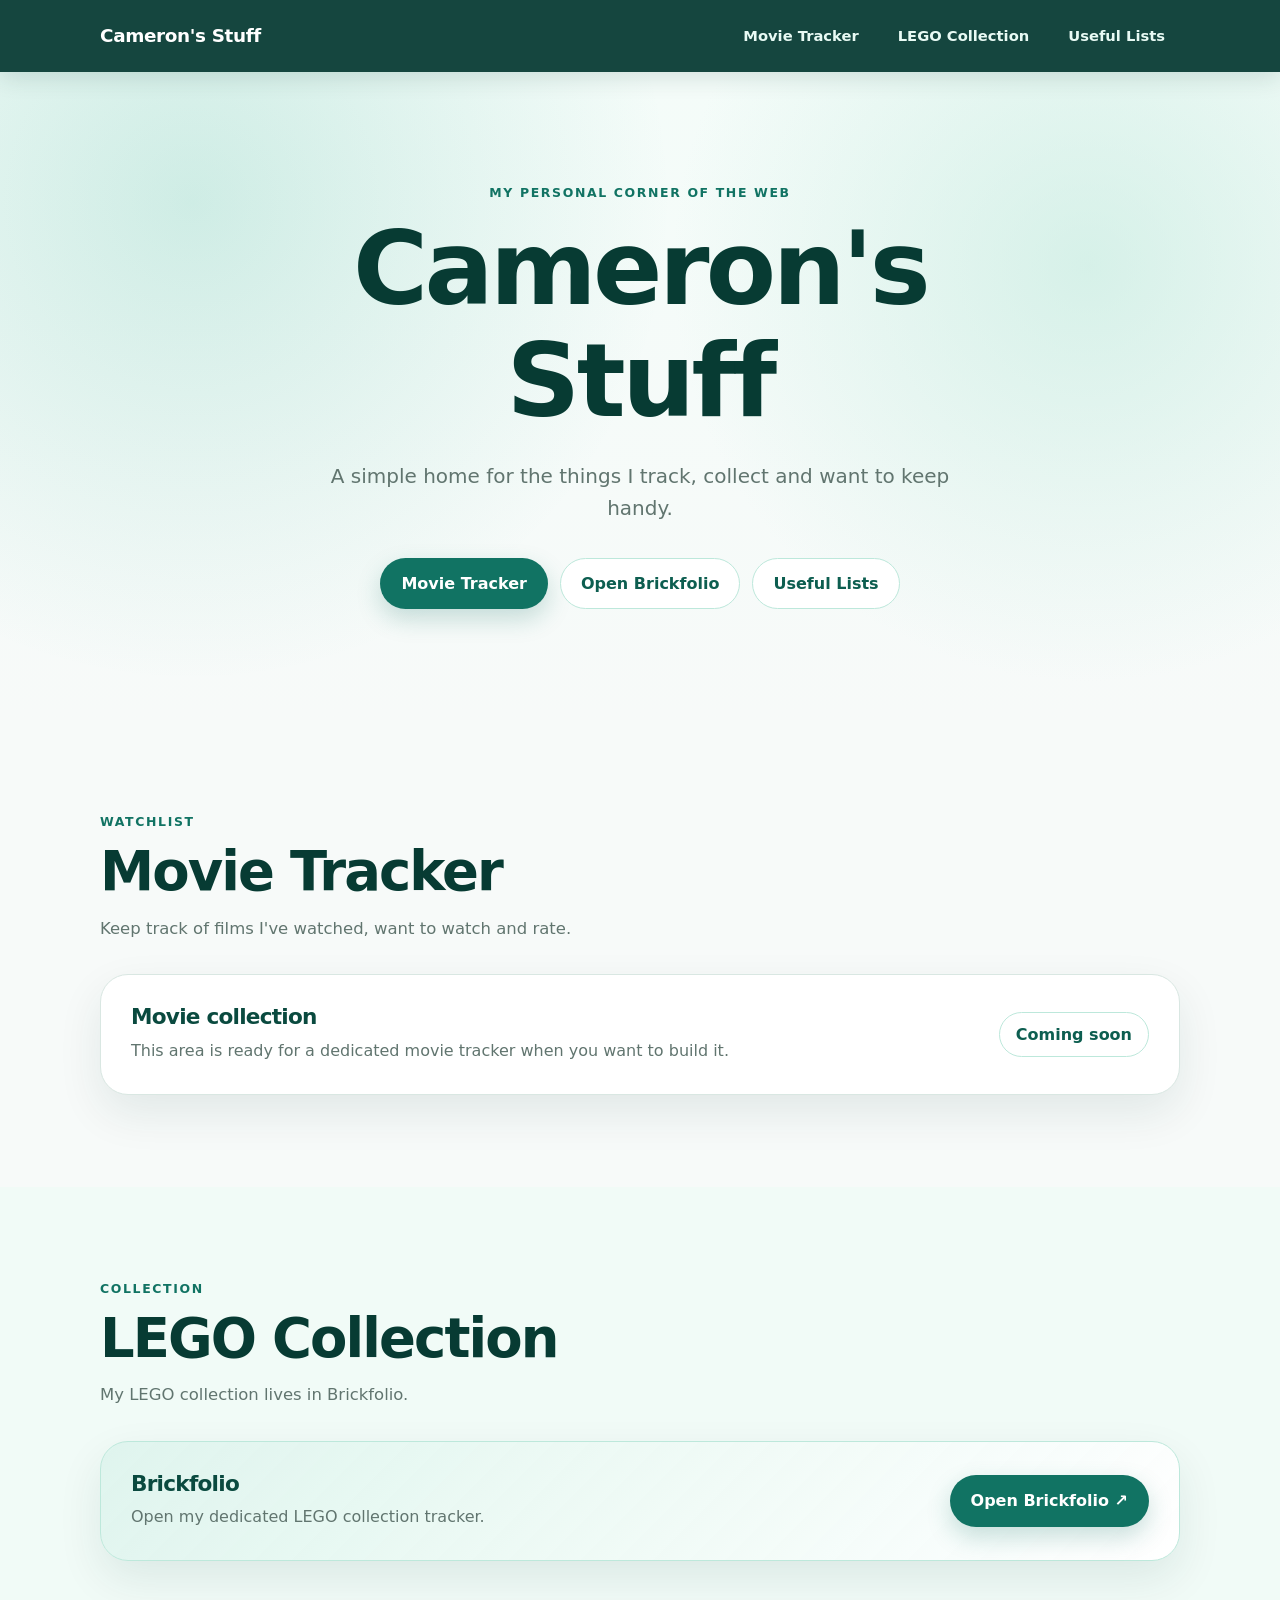
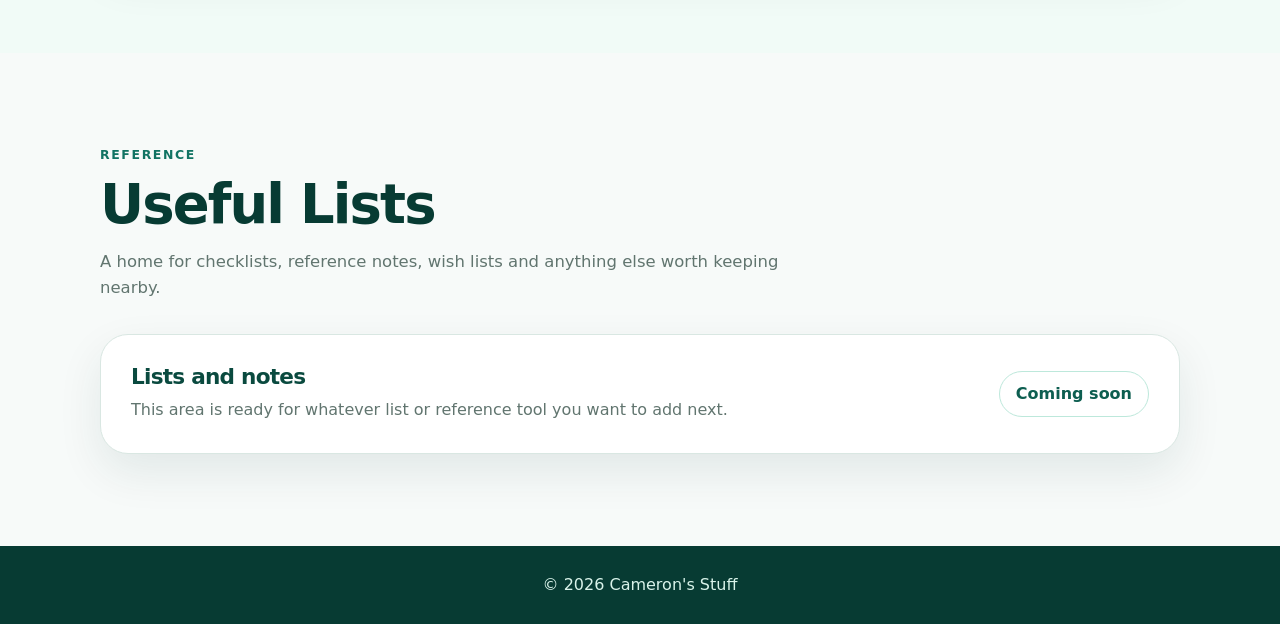
<file: index.html>
<!DOCTYPE html>
<html lang="en">
<head>
  <meta charset="UTF-8">
  <meta name="viewport" content="width=device-width, initial-scale=1.0">
  <meta name="description" content="Cameron's Stuff - movies, LEGO and useful lists.">
  <title>Cameron's Stuff</title>
  <link rel="stylesheet" href="style.css">
</head>
<body>
  <header class="site-header">
    <div class="nav-container">
      <a class="site-title" href="#home">Cameron's Stuff</a>
      <nav aria-label="Main navigation">
        <ul class="nav-links">
          <li><a href="movies">Movie Tracker</a></li>
          <li><a href="https://brickfolio-cameron.comtek-syste-2028.chatgpt.site/" target="_blank" rel="noopener noreferrer">LEGO Collection</a></li>
          <li><a href="#lists">Useful Lists</a></li>
        </ul>
      </nav>
    </div>
  </header>

  <main>
    <section id="home" class="hero">
      <div class="hero-inner">
        <p class="eyebrow">My personal corner of the web</p>
        <h1>Cameron's Stuff</h1>
        <p class="hero-copy">A simple home for the things I track, collect and want to keep handy.</p>
        <div class="hero-actions">
          <a class="button button-primary" href="movies">Movie Tracker</a>
          <a class="button button-secondary" href="https://brickfolio-cameron.comtek-syste-2028.chatgpt.site/" target="_blank" rel="noopener noreferrer">Open Brickfolio</a>
          <a class="button button-secondary" href="#lists">Useful Lists</a>
        </div>
      </div>
    </section>

    <section id="movies" class="section">
      <div class="content">
        <div class="section-heading">
          <p class="section-kicker">Watchlist</p>
          <h2>Movie Tracker</h2>
          <p>Keep track of films I've watched, want to watch and rate.</p>
        </div>
        <div class="feature-card">
          <div>
            <h3>Movie collection</h3>
            <p>This area is ready for a dedicated movie tracker when you want to build it.</p>
          </div>
          <a class="button button-small" href="#movies">Coming soon</a>
        </div>
      </div>
    </section>

    <section id="lego" class="section section-tint">
      <div class="content">
        <div class="section-heading">
          <p class="section-kicker">Collection</p>
          <h2>LEGO Collection</h2>
          <p>My LEGO collection lives in Brickfolio.</p>
        </div>
        <div class="feature-card feature-card-highlight">
          <div>
            <h3>Brickfolio</h3>
            <p>Open my dedicated LEGO collection tracker.</p>
          </div>
          <a class="button button-primary" href="https://brickfolio-cameron.comtek-syste-2028.chatgpt.site/" target="_blank" rel="noopener noreferrer">Open Brickfolio ↗</a>
        </div>
      </div>
    </section>

    <section id="lists" class="section">
      <div class="content">
        <div class="section-heading">
          <p class="section-kicker">Reference</p>
          <h2>Useful Lists</h2>
          <p>A home for checklists, reference notes, wish lists and anything else worth keeping nearby.</p>
        </div>
        <div class="feature-card">
          <div>
            <h3>Lists and notes</h3>
            <p>This area is ready for whatever list or reference tool you want to add next.</p>
          </div>
          <a class="button button-small" href="#lists">Coming soon</a>
        </div>
      </div>
    </section>
  </main>

  <footer>
    <p>&copy; <span id="year"></span> Cameron's Stuff</p>
  </footer>

  <script>
    document.getElementById("year").textContent = new Date().getFullYear();
  </script>
</body>
</html>
</file>
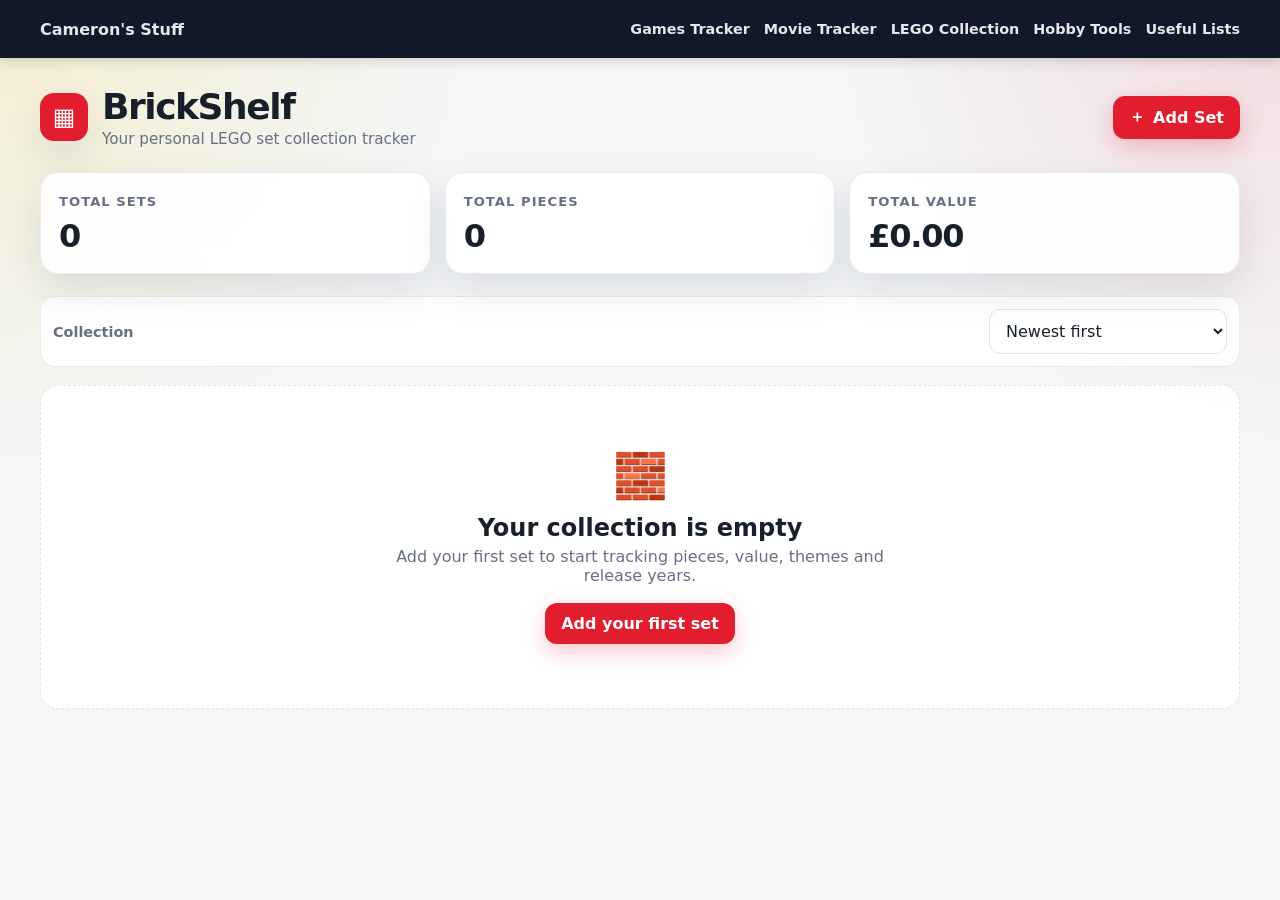
<file: lego/index.html>
<!DOCTYPE html>
<html lang="en">
<head>
  <meta charset="UTF-8" />
  <meta name="viewport" content="width=device-width, initial-scale=1.0" />
  <meta name="color-scheme" content="light dark" />
  <title>LEGO Collection | Cameron's Stuff</title>
  <style>
    :root {
      --bg: #f4f6f8;
      --surface: rgba(255,255,255,.92);
      --surface-solid: #fff;
      --text: #17202a;
      --muted: #667085;
      --line: #dfe4ea;
      --brand: #e11d2e;
      --brand-dark: #b81220;
      --accent: #f5c400;
      --danger: #b42318;
      --shadow: 0 16px 40px rgba(20, 29, 45, .10);
      --radius: 18px;
    }

    @media (prefers-color-scheme: dark) {
      :root {
        --bg: #11151b;
        --surface: rgba(26,32,41,.94);
        --surface-solid: #1a2029;
        --text: #f5f7fa;
        --muted: #aeb7c5;
        --line: #313946;
        --shadow: 0 18px 46px rgba(0,0,0,.28);
      }
    }

    * { box-sizing: border-box; }
    html { scroll-behavior: smooth; }
    body {
      margin: 0;
      min-height: 100vh;
      font-family: Inter, ui-sans-serif, system-ui, -apple-system, BlinkMacSystemFont, "Segoe UI", sans-serif;
      color: var(--text);
      background:
        radial-gradient(circle at top left, rgba(245,196,0,.16), transparent 30rem),
        radial-gradient(circle at top right, rgba(225,29,46,.12), transparent 28rem),
        var(--bg);
    }

    button, input, select { font: inherit; }
    button, a { -webkit-tap-highlight-color: transparent; }

    .app { width: min(1200px, calc(100% - 28px)); margin: 0 auto; padding: 28px 0 56px; }

    header {
      display: flex;
      align-items: center;
      justify-content: space-between;
      gap: 20px;
      margin-bottom: 24px;
    }

    .brand { display: flex; align-items: center; gap: 14px; }
    .brand-mark {
      width: 48px; height: 48px; border-radius: 14px;
      display: grid; place-items: center;
      background: var(--brand); color: #fff; box-shadow: var(--shadow);
      font-size: 24px;
    }
    h1 { margin: 0; font-size: clamp(1.55rem, 4vw, 2.25rem); letter-spacing: -.04em; }
    .subtitle { margin: 3px 0 0; color: var(--muted); font-size: .95rem; }

    .button {
      border: 0; border-radius: 12px; padding: 11px 16px;
      display: inline-flex; align-items: center; justify-content: center; gap: 8px;
      cursor: pointer; font-weight: 750; transition: transform .18s ease, box-shadow .18s ease, background .18s ease;
    }
    .button:hover { transform: translateY(-1px); }
    .button:focus-visible, input:focus-visible, select:focus-visible { outline: 3px solid rgba(245,196,0,.55); outline-offset: 2px; }
    .button-primary { color: #fff; background: var(--brand); box-shadow: 0 8px 22px rgba(225,29,46,.24); }
    .button-primary:hover { background: var(--brand-dark); }
    .button-secondary { color: var(--text); background: transparent; border: 1px solid var(--line); }
    .button-danger { color: var(--danger); background: transparent; border: 1px solid color-mix(in srgb, var(--danger) 35%, var(--line)); }
    .button:disabled { cursor: not-allowed; opacity: .55; transform: none; }

    .summary-grid { display: grid; grid-template-columns: repeat(3, 1fr); gap: 14px; margin-bottom: 22px; }
    .summary-card {
      background: var(--surface); border: 1px solid rgba(127,127,127,.16);
      backdrop-filter: blur(12px); box-shadow: var(--shadow); border-radius: var(--radius); padding: 18px;
    }
    .summary-label { color: var(--muted); font-size: .82rem; font-weight: 700; text-transform: uppercase; letter-spacing: .08em; }
    .summary-value { display: block; margin-top: 7px; font-size: clamp(1.35rem, 4vw, 2rem); font-weight: 850; letter-spacing: -.04em; }

    .toolbar {
      display: flex; justify-content: space-between; align-items: center; gap: 12px;
      margin-bottom: 18px; padding: 12px;
      background: var(--surface); border: 1px solid rgba(127,127,127,.16); border-radius: 15px;
    }
    .toolbar-label { color: var(--muted); font-size: .9rem; font-weight: 650; }
    select, input {
      width: 100%; border: 1px solid var(--line); border-radius: 11px;
      background: var(--surface-solid); color: var(--text); padding: 11px 12px;
    }
    select { width: auto; min-width: 190px; }

    .collection-grid { display: grid; grid-template-columns: repeat(auto-fill, minmax(245px, 1fr)); gap: 18px; }
    .set-card {
      position: relative; overflow: hidden; display: flex; flex-direction: column;
      background: var(--surface); border: 1px solid rgba(127,127,127,.16); border-radius: var(--radius); box-shadow: var(--shadow);
      min-width: 0;
    }
    .set-image-wrap { aspect-ratio: 4 / 3; background: #fff; display: grid; place-items: center; overflow: hidden; }
    .set-image { width: 100%; height: 100%; object-fit: contain; padding: 12px; }
    .image-placeholder { color: #8d96a3; text-align: center; padding: 20px; font-weight: 700; }
    .set-content { padding: 16px; display: flex; flex-direction: column; flex: 1; }
    .set-number { color: var(--brand); font-weight: 800; font-size: .82rem; letter-spacing: .04em; }
    .set-title { margin: 5px 0 12px; font-size: 1.08rem; line-height: 1.28; }
    .set-meta { display: grid; grid-template-columns: 1fr 1fr; gap: 9px; margin-bottom: 15px; }
    .meta-item { background: color-mix(in srgb, var(--surface-solid) 74%, var(--bg)); border-radius: 10px; padding: 9px; min-width: 0; }
    .meta-label { display: block; color: var(--muted); font-size: .72rem; margin-bottom: 3px; }
    .meta-value { font-size: .9rem; font-weight: 750; overflow-wrap: anywhere; }
    .card-actions { display: flex; gap: 9px; margin-top: auto; }
    .card-actions .button { padding: 9px 11px; font-size: .86rem; flex: 1; text-decoration: none; }
    .delete-button { flex: 0 0 42px !important; }

    .empty-state {
      grid-column: 1 / -1; text-align: center; padding: 64px 24px;
      background: var(--surface); border: 1px dashed var(--line); border-radius: var(--radius);
    }
    .empty-state-icon { font-size: 44px; }
    .empty-state h2 { margin: 12px 0 5px; }
    .empty-state p { margin: 0 auto 18px; color: var(--muted); max-width: 490px; }

    dialog {
      border: 0; padding: 0; width: min(680px, calc(100% - 24px)); max-height: calc(100vh - 30px);
      border-radius: 20px; color: var(--text); background: var(--surface-solid); box-shadow: 0 24px 90px rgba(0,0,0,.4);
    }
    dialog::backdrop { background: rgba(10,14,20,.68); backdrop-filter: blur(4px); }
    .modal { display: flex; flex-direction: column; max-height: calc(100vh - 30px); }
    .modal-header { padding: 20px 22px 14px; border-bottom: 1px solid var(--line); display: flex; align-items: start; justify-content: space-between; gap: 18px; }
    .modal-header h2 { margin: 0; }
    .modal-header p { margin: 5px 0 0; color: var(--muted); font-size: .9rem; }
    .icon-button { border: 0; background: transparent; color: var(--muted); font-size: 22px; cursor: pointer; padding: 4px 7px; border-radius: 8px; }
    .modal-body { padding: 20px 22px 24px; overflow-y: auto; }

    .stack { display: grid; gap: 13px; }
    .field { display: grid; gap: 6px; }
    .field label { font-size: .84rem; font-weight: 750; }
    .help { color: var(--muted); font-size: .78rem; line-height: 1.45; }
    .search-row { display: grid; grid-template-columns: 1fr auto; gap: 10px; }
    .section-divider { display: flex; align-items: center; gap: 12px; color: var(--muted); font-size: .8rem; margin: 17px 0; }
    .section-divider::before, .section-divider::after { content: ""; height: 1px; background: var(--line); flex: 1; }

    .notice { padding: 12px 13px; border-radius: 11px; font-size: .86rem; line-height: 1.45; }
    .notice-info { background: rgba(37,99,235,.10); border: 1px solid rgba(37,99,235,.24); }
    .notice-error { background: rgba(180,35,24,.10); border: 1px solid rgba(180,35,24,.25); color: color-mix(in srgb, var(--danger) 82%, var(--text)); }

    .preview { display: grid; grid-template-columns: 180px 1fr; gap: 18px; border: 1px solid var(--line); border-radius: 15px; padding: 14px; }
    .preview-image { width: 100%; aspect-ratio: 4 / 3; object-fit: contain; background: #fff; border-radius: 10px; }
    .preview h3 { margin: 4px 0 10px; }
    .preview-list { margin: 0; padding: 0; list-style: none; display: grid; gap: 6px; color: var(--muted); font-size: .88rem; }
    .preview-list strong { color: var(--text); }
    .modal-actions { display: flex; justify-content: flex-end; gap: 10px; margin-top: 16px; }

    .manual-grid { display: grid; grid-template-columns: 1fr 1fr; gap: 12px; }
    .span-2 { grid-column: 1 / -1; }
    .hidden { display: none !important; }

    .toast {
      position: fixed; left: 50%; bottom: 22px; transform: translate(-50%, 20px);
      padding: 11px 16px; color: #fff; background: #17202a; border-radius: 12px;
      box-shadow: var(--shadow); opacity: 0; pointer-events: none; transition: .22s ease; z-index: 100;
    }
    .toast.show { opacity: 1; transform: translate(-50%, 0); }

    @media (max-width: 700px) {
      .app { width: min(100% - 20px, 1200px); padding-top: 18px; }
      header { align-items: flex-start; }
      .subtitle { display: none; }
      .summary-grid { gap: 9px; }
      .summary-card { padding: 14px 12px; }
      .summary-label { font-size: .68rem; }
      .toolbar { align-items: stretch; flex-direction: column; }
      select { width: 100%; }
      .preview { grid-template-columns: 1fr; }
      .preview-image { max-height: 230px; }
    }

    @media (max-width: 500px) {
      .brand-mark { display: none; }
      .button-text-optional { display: none; }
      .summary-grid { grid-template-columns: 1fr; }
      .summary-card { display: flex; align-items: center; justify-content: space-between; }
      .summary-value { margin: 0; font-size: 1.25rem; }
      .search-row, .manual-grid { grid-template-columns: 1fr; }
      .span-2 { grid-column: auto; }
      .modal-actions { flex-direction: column-reverse; }
      .modal-actions .button { width: 100%; }
    }

    .site-nav {width:100%;background:#111827;color:#fff;position:sticky;top:0;z-index:1000;box-shadow:0 2px 12px rgba(0,0,0,.18)}
    .site-nav-inner {width:min(1200px,calc(100% - 28px));margin:0 auto;min-height:58px;display:flex;align-items:center;justify-content:space-between;gap:18px}
    .site-nav a {color:#e5e7eb;text-decoration:none;font-weight:700}
    .site-nav a:hover,.site-nav a:focus {color:#fff}
    .site-nav-links {display:flex;flex-wrap:wrap;gap:14px;font-size:.9rem}
    @media (max-width:700px){.site-nav-inner{padding:10px 0;align-items:flex-start;flex-direction:column}}

  </style>
</head>
<body>
  <nav class="site-nav" aria-label="Cameron's Stuff navigation">
    <div class="site-nav-inner">
      <a href="../">Cameron's Stuff</a>
      <div class="site-nav-links">
        <a href="../#games">Games Tracker</a>
        <a href="../#movies">Movie Tracker</a>
        <a href="./" aria-current="page">LEGO Collection</a>
        <a href="../#tools">Hobby Tools</a>
        <a href="../#lists">Useful Lists</a>
      </div>
    </div>
  </nav>

  <main class="app">
    <header>
      <div class="brand">
        <div class="brand-mark" aria-hidden="true">▦</div>
        <div>
          <h1>BrickShelf</h1>
          <p class="subtitle">Your personal LEGO set collection tracker</p>
        </div>
      </div>
      <button id="openAddButton" class="button button-primary" type="button"><span aria-hidden="true">＋</span><span class="button-text-optional">Add Set</span></button>
    </header>

    <section class="summary-grid" aria-label="Collection summary">
      <article class="summary-card"><span class="summary-label">Total sets</span><strong id="totalSets" class="summary-value">0</strong></article>
      <article class="summary-card"><span class="summary-label">Total pieces</span><strong id="totalPieces" class="summary-value">0</strong></article>
      <article class="summary-card"><span class="summary-label">Total value</span><strong id="totalValue" class="summary-value">£0.00</strong></article>
    </section>

    <section class="toolbar" aria-label="Collection controls">
      <span class="toolbar-label">Collection</span>
      <label>
        <span class="hidden">Sort collection</span>
        <select id="sortSelect">
          <option value="newest">Newest first</option>
          <option value="oldest">Oldest first</option>
          <option value="theme">Theme A–Z</option>
          <option value="pieces-desc">Piece count: high to low</option>
          <option value="pieces-asc">Piece count: low to high</option>
          <option value="price-desc">Price: high to low</option>
          <option value="price-asc">Price: low to high</option>
        </select>
      </label>
    </section>

    <section id="collectionGrid" class="collection-grid" aria-live="polite"></section>
  </main>

  <dialog id="addDialog">
    <div class="modal">
      <div class="modal-header">
        <div><h2>Add a LEGO set</h2><p>Search Rebrickable or enter the details manually.</p></div>
        <button id="closeDialogButton" class="icon-button" type="button" aria-label="Close">×</button>
      </div>
      <div class="modal-body">
        <section id="searchSection" class="stack">
          <div class="field">
            <label for="apiKeyInput">Rebrickable API key</label>
            <input id="apiKeyInput" type="password" autocomplete="off" placeholder="Paste your free Rebrickable API key" />
            <div class="help">Stored only in this browser. Rebrickable currently requires a free API key for catalogue lookups.</div>
          </div>
          <div class="field">
            <label for="searchInput">Set number or name</label>
            <div class="search-row">
              <input id="searchInput" type="search" placeholder="e.g. 10307 or Eiffel Tower" />
              <button id="searchButton" class="button button-primary" type="button">Search</button>
            </div>
          </div>
          <div id="searchMessage" class="notice hidden" role="status"></div>
          <div id="previewContainer" class="hidden"></div>
        </section>

        <div class="section-divider">or add manually</div>

        <form id="manualForm" class="manual-grid">
          <div class="field">
            <label for="manualSetNumber">Set number *</label>
            <input id="manualSetNumber" required placeholder="10307" />
          </div>
          <div class="field">
            <label for="manualYear">Year</label>
            <input id="manualYear" type="number" min="1949" max="2100" placeholder="2022" />
          </div>
          <div class="field span-2">
            <label for="manualName">Set name *</label>
            <input id="manualName" required placeholder="Eiffel Tower" />
          </div>
          <div class="field">
            <label for="manualTheme">Theme</label>
            <input id="manualTheme" placeholder="Icons" />
          </div>
          <div class="field">
            <label for="manualPieces">Pieces</label>
            <input id="manualPieces" type="number" min="0" step="1" placeholder="10001" />
          </div>
          <div class="field">
            <label for="manualPrice">Original retail price (£)</label>
            <input id="manualPrice" type="number" min="0" step="0.01" placeholder="554.99" />
          </div>
          <div class="field">
            <label for="manualImage">Image URL</label>
            <input id="manualImage" type="url" placeholder="https://..." />
          </div>
          <div class="field span-2">
            <label for="manualBricklink">BrickLink URL</label>
            <input id="manualBricklink" type="url" placeholder="Auto-generated when left blank" />
          </div>
          <div class="modal-actions span-2">
            <button id="cancelManualButton" class="button button-secondary" type="button">Cancel</button>
            <button class="button button-primary" type="submit">Add manually</button>
          </div>
        </form>
      </div>
    </div>
  </dialog>

  <div id="toast" class="toast" role="status"></div>

  <script>
    (() => {
      'use strict';

      const STORAGE_KEY = 'brickshelf.collection.v1';
      const SORT_KEY = 'brickshelf.sort.v1';
      const API_KEY_STORAGE = 'brickshelf.rebrickableKey.v1';
      const CURRENCY = 'GBP';

      const els = {
        grid: document.getElementById('collectionGrid'),
        totalSets: document.getElementById('totalSets'),
        totalPieces: document.getElementById('totalPieces'),
        totalValue: document.getElementById('totalValue'),
        sort: document.getElementById('sortSelect'),
        dialog: document.getElementById('addDialog'),
        openAdd: document.getElementById('openAddButton'),
        closeDialog: document.getElementById('closeDialogButton'),
        cancelManual: document.getElementById('cancelManualButton'),
        apiKey: document.getElementById('apiKeyInput'),
        searchInput: document.getElementById('searchInput'),
        searchButton: document.getElementById('searchButton'),
        searchMessage: document.getElementById('searchMessage'),
        preview: document.getElementById('previewContainer'),
        manualForm: document.getElementById('manualForm'),
        toast: document.getElementById('toast')
      };

      let collection = loadCollection();
      let previewSet = null;

      const numberFormatter = new Intl.NumberFormat();
      const currencyFormatter = new Intl.NumberFormat(undefined, { style: 'currency', currency: CURRENCY });

      function loadCollection() {
        try {
          const parsed = JSON.parse(localStorage.getItem(STORAGE_KEY) || '[]');
          return Array.isArray(parsed) ? parsed.filter(item => item && item.id && item.name) : [];
        } catch {
          return [];
        }
      }

      function persistCollection() {
        localStorage.setItem(STORAGE_KEY, JSON.stringify(collection));
      }

      function escapeHtml(value) {
        return String(value ?? '').replace(/[&<>'"]/g, char => ({ '&': '&amp;', '<': '&lt;', '>': '&gt;', "'": '&#39;', '"': '&quot;' }[char]));
      }

      function normaliseSetNumber(value) {
        return String(value || '').trim().replace(/-\d+$/, '');
      }

      function bricklinkUrlFor(setNumber) {
        const clean = normaliseSetNumber(setNumber);
        return `https://www.bricklink.com/v2/catalog/catalogitem.page?S=${encodeURIComponent(clean)}-1`;
      }

      function createId() {
        return `${Date.now().toString(36)}-${crypto.getRandomValues(new Uint32Array(1))[0].toString(36)}`;
      }

      function render() {
        const sorted = [...collection].sort(getComparator(els.sort.value));
        renderSummary();

        if (!sorted.length) {
          els.grid.innerHTML = `
            <div class="empty-state">
              <div class="empty-state-icon" aria-hidden="true">🧱</div>
              <h2>Your collection is empty</h2>
              <p>Add your first set to start tracking pieces, value, themes and release years.</p>
              <button class="button button-primary" type="button" data-action="open-add">Add your first set</button>
            </div>`;
          return;
        }

        els.grid.innerHTML = sorted.map(set => {
          const image = set.imageUrl
            ? `<img class="set-image" src="${escapeHtml(set.imageUrl)}" alt="${escapeHtml(set.name)}" loading="lazy" referrerpolicy="no-referrer" onerror="this.replaceWith(Object.assign(document.createElement('div'),{className:'image-placeholder',textContent:'Image unavailable'}))">`
            : '<div class="image-placeholder">No image available</div>';
          return `
            <article class="set-card">
              <div class="set-image-wrap">${image}</div>
              <div class="set-content">
                <span class="set-number">SET ${escapeHtml(normaliseSetNumber(set.setNumber) || '—')}</span>
                <h2 class="set-title">${escapeHtml(set.name)}</h2>
                <div class="set-meta">
                  <div class="meta-item"><span class="meta-label">Theme</span><span class="meta-value">${escapeHtml(set.theme || 'Unknown')}</span></div>
                  <div class="meta-item"><span class="meta-label">Year</span><span class="meta-value">${escapeHtml(set.year || '—')}</span></div>
                  <div class="meta-item"><span class="meta-label">Pieces</span><span class="meta-value">${numberFormatter.format(Number(set.pieces) || 0)}</span></div>
                  <div class="meta-item"><span class="meta-label">Retail price</span><span class="meta-value">${currencyFormatter.format(Number(set.retailPrice) || 0)}</span></div>
                </div>
                <div class="card-actions">
                  <a class="button button-secondary" href="${escapeHtml(set.bricklinkUrl || bricklinkUrlFor(set.setNumber))}" target="_blank" rel="noopener noreferrer">BrickLink ↗</a>
                  <button class="button button-danger delete-button" type="button" data-action="delete" data-id="${escapeHtml(set.id)}" aria-label="Delete ${escapeHtml(set.name)}">×</button>
                </div>
              </div>
            </article>`;
        }).join('');
      }

      function renderSummary() {
        const totalPieces = collection.reduce((sum, set) => sum + (Number(set.pieces) || 0), 0);
        const totalValue = collection.reduce((sum, set) => sum + (Number(set.retailPrice) || 0), 0);
        els.totalSets.textContent = numberFormatter.format(collection.length);
        els.totalPieces.textContent = numberFormatter.format(totalPieces);
        els.totalValue.textContent = currencyFormatter.format(totalValue);
      }

      function getComparator(sort) {
        const text = (v) => String(v || '').localeCompare(String(v || ''), undefined, { sensitivity: 'base', numeric: true });
        switch (sort) {
          case 'oldest': return (a, b) => (Number(a.year) || 9999) - (Number(b.year) || 9999) || text(a.name, b.name);
          case 'theme': return (a, b) => text(a.theme, b.theme) || (Number(b.year) || 0) - (Number(a.year) || 0) || text(a.name, b.name);
          case 'pieces-desc': return (a, b) => (Number(b.pieces) || 0) - (Number(a.pieces) || 0) || text(a.name, b.name);
          case 'pieces-asc': return (a, b) => (Number(a.pieces) || 0) - (Number(b.pieces) || 0) || text(a.name, b.name);
          case 'price-desc': return (a, b) => (Number(b.retailPrice) || 0) - (Number(a.retailPrice) || 0) || text(a.name, b.name);
          case 'price-asc': return (a, b) => (Number(a.retailPrice) || 0) - (Number(b.retailPrice) || 0) || text(a.name, b.name);
          case 'newest':
          default: return (a, b) => (Number(b.year) || 0) - (Number(a.year) || 0) || text(a.name, b.name);
        }
      }

      function addSet(data) {
        const cleanNumber = normaliseSetNumber(data.setNumber);
        const duplicate = collection.some(set => normaliseSetNumber(set.setNumber).toLowerCase() === cleanNumber.toLowerCase());
        if (duplicate && !confirm(`Set ${cleanNumber} is already in your collection. Add another copy?`)) return false;

        collection.push({
          id: createId(),
          setNumber: cleanNumber,
          name: String(data.name || '').trim(),
          theme: String(data.theme || '').trim(),
          year: Number(data.year) || null,
          pieces: Number(data.pieces) || 0,
          retailPrice: Number(data.retailPrice) || 0,
          imageUrl: String(data.imageUrl || '').trim(),
          bricklinkUrl: String(data.bricklinkUrl || '').trim() || bricklinkUrlFor(cleanNumber),
          dateAdded: new Date().toISOString()
        });
        persistCollection();
        render();
        return true;
      }

      function removeSet(id) {
        const set = collection.find(item => item.id === id);
        if (!set || !confirm(`Remove “${set.name}” from your collection?`)) return;
        collection = collection.filter(item => item.id !== id);
        persistCollection();
        render();
        showToast('Set removed');
      }

      function openDialog() {
        clearSearchState();
        els.apiKey.value = localStorage.getItem(API_KEY_STORAGE) || '';
        els.dialog.showModal();
        setTimeout(() => els.searchInput.focus(), 0);
      }

      function closeDialog() {
        els.dialog.close();
        els.manualForm.reset();
        clearSearchState();
      }

      function clearSearchState() {
        previewSet = null;
        els.searchInput.value = '';
        els.preview.classList.add('hidden');
        els.preview.innerHTML = '';
        els.searchMessage.classList.add('hidden');
        els.searchMessage.textContent = '';
      }

      function setSearchMessage(message, type = 'info') {
        els.searchMessage.className = `notice notice-${type}`;
        els.searchMessage.textContent = message;
      }

      async function searchRebrickable() {
        const apiKey = els.apiKey.value.trim();
        const query = els.searchInput.value.trim();
        if (!query) {
          setSearchMessage('Enter a set number or name to search.', 'error');
          els.searchInput.focus();
          return;
        }
        if (!apiKey) {
          setSearchMessage('A Rebrickable API key is required for automatic lookup. Enter one above or use the manual form.', 'error');
          els.apiKey.focus();
          prefillManualFromQuery(query);
          return;
        }

        localStorage.setItem(API_KEY_STORAGE, apiKey);
        els.searchButton.disabled = true;
        els.searchButton.textContent = 'Searching…';
        setSearchMessage('Searching the Rebrickable catalogue…', 'info');
        els.preview.classList.add('hidden');

        try {
          const looksLikeNumber = /^\d{3,}(?:-\d+)?$/.test(query);
          let result;

          if (looksLikeNumber) {
            const base = normaliseSetNumber(query);
            const candidates = [`${base}-1`, base];
            for (const candidate of candidates) {
              const response = await fetch(`https://rebrickable.com/api/v3/lego/sets/${encodeURIComponent(candidate)}/`, {
                headers: { Authorization: `key ${apiKey}` }
              });
              if (response.ok) { result = await response.json(); break; }
              if (response.status === 401 || response.status === 403) throw new Error('The API key was rejected. Check the key and try again.');
            }
          } else {
            const response = await fetch(`https://rebrickable.com/api/v3/lego/sets/?search=${encodeURIComponent(query)}&page_size=1&ordering=-year`, {
              headers: { Authorization: `key ${apiKey}` }
            });
            if (response.status === 401 || response.status === 403) throw new Error('The API key was rejected. Check the key and try again.');
            if (!response.ok) throw new Error(`Lookup failed with status ${response.status}.`);
            const payload = await response.json();
            result = payload.results?.[0];
          }

          if (!result) throw new Error('No matching set was found. You can add it manually below.');

          previewSet = {
            setNumber: normaliseSetNumber(result.set_num),
            name: result.name || 'Unnamed set',
            theme: result.theme_name || '',
            year: result.year || null,
            pieces: result.num_parts || 0,
            retailPrice: 0,
            imageUrl: result.set_img_url || '',
            bricklinkUrl: bricklinkUrlFor(result.set_num)
          };
          renderPreview();
          setSearchMessage('Set found. Add the original retail price if known, then confirm.', 'info');
        } catch (error) {
          console.error(error);
          setSearchMessage(error.message || 'Automatic lookup failed. Use the manual form below.', 'error');
          prefillManualFromQuery(query);
        } finally {
          els.searchButton.disabled = false;
          els.searchButton.textContent = 'Search';
        }
      }

      function renderPreview() {
        if (!previewSet) return;
        els.preview.innerHTML = `
          <div class="preview">
            ${previewSet.imageUrl ? `<img class="preview-image" src="${escapeHtml(previewSet.imageUrl)}" alt="${escapeHtml(previewSet.name)}">` : '<div class="preview-image image-placeholder">No image</div>'}
            <div>
              <span class="set-number">SET ${escapeHtml(previewSet.setNumber)}</span>
              <h3>${escapeHtml(previewSet.name)}</h3>
              <ul class="preview-list">
                <li><strong>Theme:</strong> ${escapeHtml(previewSet.theme || 'Unknown')}</li>
                <li><strong>Year:</strong> ${escapeHtml(previewSet.year || 'Unknown')}</li>
                <li><strong>Pieces:</strong> ${numberFormatter.format(previewSet.pieces || 0)}</li>
              </ul>
              <div class="field" style="margin-top:12px">
                <label for="previewPrice">Original retail price (£)</label>
                <input id="previewPrice" type="number" min="0" step="0.01" placeholder="0.00" />
              </div>
              <div class="modal-actions">
                <button id="addPreviewButton" class="button button-primary" type="button">Add to collection</button>
              </div>
            </div>
          </div>`;
        els.preview.classList.remove('hidden');
        document.getElementById('addPreviewButton').addEventListener('click', () => {
          previewSet.retailPrice = Number(document.getElementById('previewPrice').value) || 0;
          if (addSet(previewSet)) {
            closeDialog();
            showToast('Set added');
          }
        });
      }

      function prefillManualFromQuery(query) {
        if (/^\d{3,}(?:-\d+)?$/.test(query)) document.getElementById('manualSetNumber').value = normaliseSetNumber(query);
        else document.getElementById('manualName').value = query;
      }

      function handleManualSubmit(event) {
        event.preventDefault();
        const data = {
          setNumber: document.getElementById('manualSetNumber').value,
          name: document.getElementById('manualName').value,
          theme: document.getElementById('manualTheme').value,
          year: document.getElementById('manualYear').value,
          pieces: document.getElementById('manualPieces').value,
          retailPrice: document.getElementById('manualPrice').value,
          imageUrl: document.getElementById('manualImage').value,
          bricklinkUrl: document.getElementById('manualBricklink').value
        };
        if (addSet(data)) {
          closeDialog();
          showToast('Set added');
        }
      }

      let toastTimer;
      function showToast(message) {
        clearTimeout(toastTimer);
        els.toast.textContent = message;
        els.toast.classList.add('show');
        toastTimer = setTimeout(() => els.toast.classList.remove('show'), 2200);
      }

      els.openAdd.addEventListener('click', openDialog);
      els.closeDialog.addEventListener('click', closeDialog);
      els.cancelManual.addEventListener('click', closeDialog);
      els.searchButton.addEventListener('click', searchRebrickable);
      els.searchInput.addEventListener('keydown', event => { if (event.key === 'Enter') { event.preventDefault(); searchRebrickable(); } });
      els.manualForm.addEventListener('submit', handleManualSubmit);
      els.sort.addEventListener('change', () => { localStorage.setItem(SORT_KEY, els.sort.value); render(); });
      els.grid.addEventListener('click', event => {
        const button = event.target.closest('[data-action]');
        if (!button) return;
        if (button.dataset.action === 'delete') removeSet(button.dataset.id);
        if (button.dataset.action === 'open-add') openDialog();
      });
      els.dialog.addEventListener('click', event => {
        const rect = els.dialog.getBoundingClientRect();
        const outside = event.clientX < rect.left || event.clientX > rect.right || event.clientY < rect.top || event.clientY > rect.bottom;
        if (outside) closeDialog();
      });

      const savedSort = localStorage.getItem(SORT_KEY);
      if ([...els.sort.options].some(option => option.value === savedSort)) els.sort.value = savedSort;
      render();
    })();
  </script>
</body>
</html>
</file>
<file: style.css>
/* Cameron's Stuff - Jade theme */

:root {
  --jade-950: #073b33;
  --jade-900: #0a4a3f;
  --jade-800: #0d5e50;
  --jade-700: #117363;
  --jade-500: #22a88a;
  --jade-200: #bde8db;
  --jade-100: #dcf4ec;
  --jade-50: #f1fbf7;
  --background: #f7faf9;
  --surface: #ffffff;
  --text: #18312b;
  --muted: #61756f;
  --border: #d9e7e2;
  --shadow: 0 18px 45px rgba(7, 59, 51, 0.09);
  --max-width: 1080px;
}

* { box-sizing: border-box; }
html { scroll-behavior: smooth; }

body {
  margin: 0;
  font-family: Inter, ui-sans-serif, system-ui, -apple-system, BlinkMacSystemFont, "Segoe UI", sans-serif;
  background: var(--background);
  color: var(--text);
  line-height: 1.6;
}

a { color: inherit; }

.site-header {
  position: sticky;
  top: 0;
  z-index: 1000;
  background: rgba(7, 59, 51, 0.94);
  backdrop-filter: blur(12px);
  box-shadow: 0 5px 24px rgba(7, 59, 51, 0.14);
}

.nav-container {
  width: min(92%, var(--max-width));
  min-height: 72px;
  margin: 0 auto;
  display: flex;
  align-items: center;
  justify-content: space-between;
  gap: 24px;
}

.site-title {
  color: #ffffff;
  text-decoration: none;
  font-size: 1.15rem;
  font-weight: 800;
  letter-spacing: -0.02em;
  white-space: nowrap;
}

.nav-links {
  display: flex;
  flex-wrap: wrap;
  gap: 9px;
  margin: 0;
  padding: 0;
  list-style: none;
}

.nav-links a {
  display: inline-flex;
  align-items: center;
  justify-content: center;
  padding: 9px 15px;
  border-radius: 999px;
  color: #e8faf4;
  text-decoration: none;
  font-size: 0.92rem;
  font-weight: 700;
  transition: background 0.2s ease, transform 0.2s ease;
}

.nav-links a:hover,
.nav-links a:focus-visible {
  background: rgba(255,255,255,0.12);
  transform: translateY(-1px);
  outline: none;
}

.hero {
  min-height: 72vh;
  display: grid;
  place-items: center;
  padding: 100px 20px;
  background:
    radial-gradient(circle at 15% 20%, rgba(34,168,138,0.18), transparent 30rem),
    radial-gradient(circle at 85% 30%, rgba(189,232,219,0.55), transparent 26rem),
    linear-gradient(180deg, #f4fcf9 0%, var(--background) 100%);
}

.hero-inner {
  width: min(100%, 820px);
  text-align: center;
}

.eyebrow,
.section-kicker {
  margin: 0 0 10px;
  color: var(--jade-700);
  font-size: 0.78rem;
  font-weight: 850;
  letter-spacing: 0.13em;
  text-transform: uppercase;
}

h1, h2, h3 {
  line-height: 1.1;
  letter-spacing: -0.035em;
}

h1 {
  margin: 0;
  font-size: clamp(3rem, 9vw, 6.4rem);
  color: var(--jade-950);
}

.hero-copy {
  max-width: 650px;
  margin: 22px auto 0;
  color: var(--muted);
  font-size: clamp(1rem, 2.2vw, 1.25rem);
}

.hero-actions {
  margin-top: 34px;
  display: flex;
  justify-content: center;
  flex-wrap: wrap;
  gap: 12px;
}

.button {
  display: inline-flex;
  align-items: center;
  justify-content: center;
  min-height: 48px;
  padding: 12px 20px;
  border: 1px solid transparent;
  border-radius: 999px;
  text-decoration: none;
  font-weight: 800;
  transition: transform 0.18s ease, box-shadow 0.18s ease, background 0.18s ease;
}

.button:hover,
.button:focus-visible {
  transform: translateY(-2px);
  outline: none;
}

.button-primary {
  background: var(--jade-700);
  color: #ffffff;
  box-shadow: 0 10px 24px rgba(17,115,99,0.22);
}

.button-primary:hover,
.button-primary:focus-visible {
  background: var(--jade-800);
}

.button-secondary,
.button-small {
  background: #ffffff;
  color: var(--jade-800);
  border-color: var(--jade-200);
}

.button-secondary:hover,
.button-small:hover,
.button-secondary:focus-visible,
.button-small:focus-visible {
  background: var(--jade-50);
}

.button-small {
  min-height: 42px;
  padding: 9px 16px;
  white-space: nowrap;
}

.section {
  padding: 92px 0;
  scroll-margin-top: 72px;
}

.section-tint {
  background: var(--jade-50);
}

.content {
  width: min(92%, var(--max-width));
  margin: 0 auto;
}

.section-heading {
  max-width: 700px;
  margin-bottom: 32px;
}

.section-heading h2 {
  margin: 0;
  color: var(--jade-950);
  font-size: clamp(2rem, 5vw, 3.4rem);
}

.section-heading p:last-child {
  margin: 14px 0 0;
  color: var(--muted);
  font-size: 1.03rem;
}

.feature-card {
  display: flex;
  align-items: center;
  justify-content: space-between;
  gap: 24px;
  padding: 30px;
  background: var(--surface);
  border: 1px solid var(--border);
  border-radius: 28px;
  box-shadow: var(--shadow);
}

.feature-card-highlight {
  border-color: var(--jade-200);
  background: linear-gradient(135deg, rgba(220,244,236,0.85), rgba(255,255,255,0.98));
}

.feature-card h3 {
  margin: 0;
  font-size: 1.35rem;
  color: var(--jade-900);
}

.feature-card p {
  margin: 9px 0 0;
  color: var(--muted);
}

footer {
  padding: 26px 20px;
  text-align: center;
  background: var(--jade-950);
  color: #d9f3ea;
}

footer p { margin: 0; }

@media (max-width: 760px) {
  .nav-container {
    padding: 14px 0;
    align-items: flex-start;
    flex-direction: column;
  }

  .nav-links { width: 100%; }

  .nav-links a {
    padding-left: 12px;
    padding-right: 12px;
  }

  .hero {
    min-height: 65vh;
    padding-top: 80px;
  }

  .section {
    padding: 70px 0;
    scroll-margin-top: 145px;
  }

  .feature-card {
    align-items: flex-start;
    flex-direction: column;
  }
}
</file>
